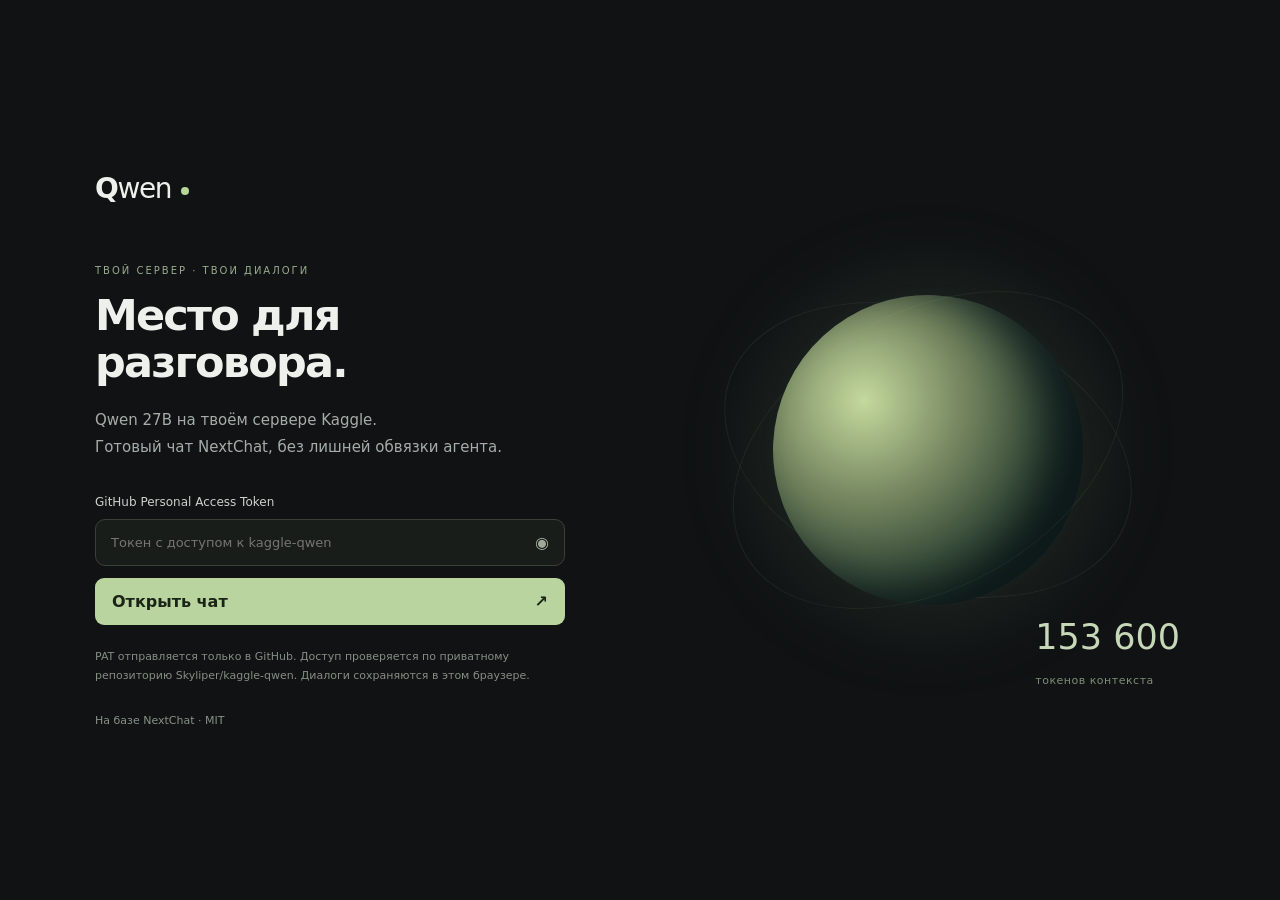
<file: index.html>
<!doctype html><html lang="ru"><head><meta charset="utf-8"><meta name="viewport" content="width=device-width,initial-scale=1"><meta name="referrer" content="no-referrer"><title>Qwen · Личный чат</title><link rel="stylesheet" href="app.css"><script src="login.js" defer></script></head><body>
<main id="login"><div class="login-card"><div class="logo">Q<span>wen</span><i></i></div><p class="eyebrow">ТВОЙ СЕРВЕР · ТВОИ ДИАЛОГИ</p><h1>Место для разговора.</h1><p class="intro">Qwen 27B на твоём сервере Kaggle.<br>Готовый чат NextChat, без лишней обвязки агента.</p><form id="auth"><label for="pat">GitHub Personal Access Token</label><div class="token-wrap"><input id="pat" type="password" autocomplete="off" spellcheck="false" placeholder="Токен с доступом к kaggle-qwen" required><button type="button" id="reveal" aria-label="Показать токен">◉</button></div><button class="primary" id="enter" type="submit">Открыть чат <span>↗</span></button><p id="login-error" role="alert"></p></form><p class="note">PAT отправляется только в GitHub. Доступ проверяется по приватному репозиторию Skyliper/kaggle-qwen. Диалоги сохраняются в этом браузере.</p><a class="source" href="https://github.com/ChatGPTNextWeb/NextChat" target="_blank" rel="noopener noreferrer">На базе NextChat · MIT</a></div><div class="login-art" aria-hidden="true"><div class="orb"></div><span>153 600<br><small>токенов контекста</small></span></div></main>
<div id="workspace" hidden><header><div class="brand">Qwen <span>27B</span></div><nav aria-label="Разделы"><button id="chat-tab" class="selected">Чат</button><button id="server-tab">Сервер</button></nav><div class="header-right"><label class="search-toggle" title="Поиск и чтение страниц, включая .onion через Tor. Поисковики могут ограничивать частоту запросов."><input id="web-enabled" type="checkbox" checked> Поиск + Tor</label><span id="server-state" role="status">Проверка…</span><button id="logout">Выйти</button></div></header><iframe id="client" title="Чат Qwen" allow="clipboard-read; clipboard-write"></iframe><div id="notice" role="status" hidden></div></div></body></html>
</file>
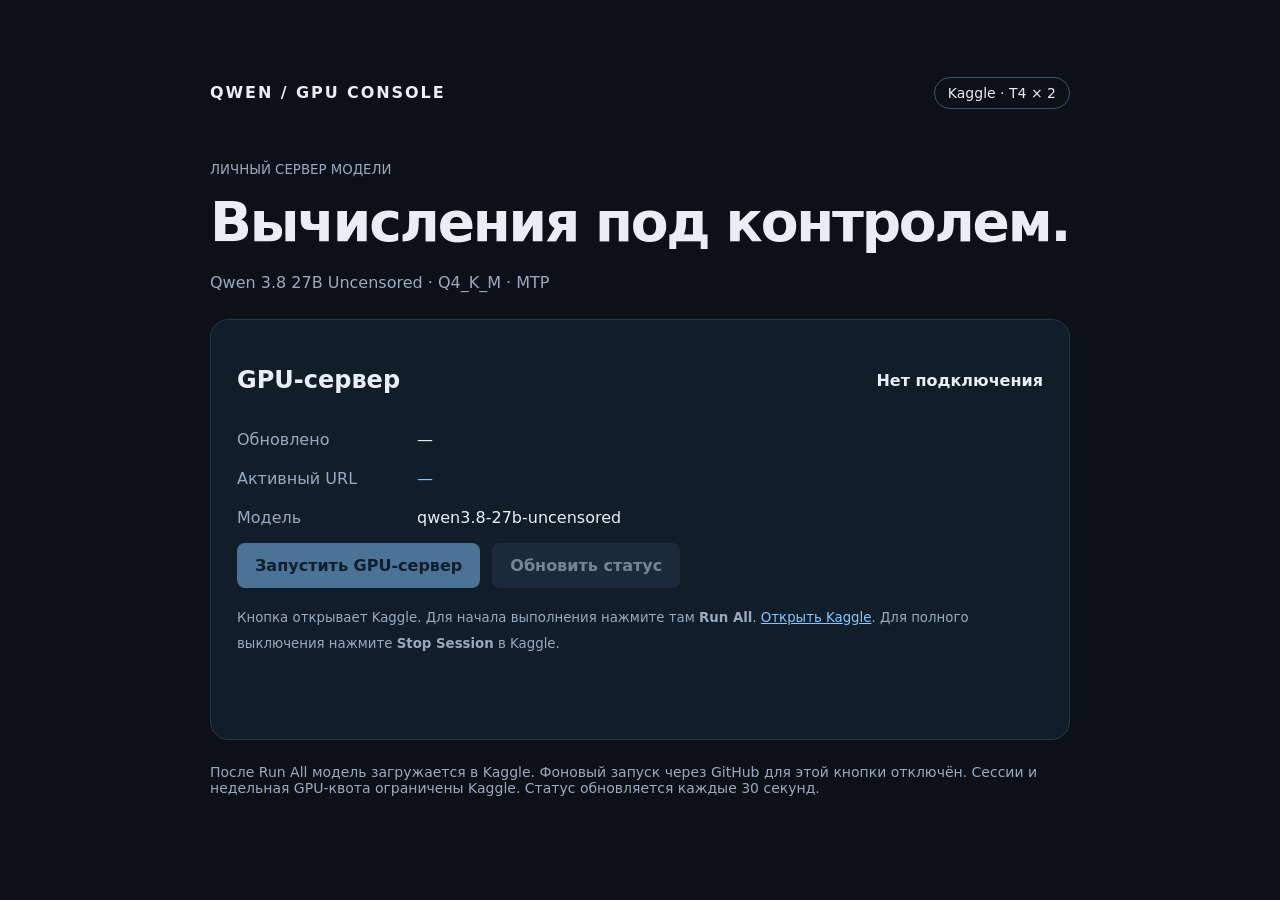
<file: server.html>
<!doctype html>
<html lang="ru"><meta charset="utf-8"><meta name="viewport" content="width=device-width,initial-scale=1"><meta name="referrer" content="no-referrer"><title>Qwen · GPU Console</title>
<style>:root{color-scheme:dark;font:16px system-ui;background:#0b1118;color:#e8eef6}*{box-sizing:border-box}body{margin:0;padding:6vw 20px}main{max-width:860px;margin:auto}header{display:flex;justify-content:space-between;align-items:center;margin-bottom:50px}.brand{font-weight:750;letter-spacing:.12em}.muted,small{color:#9aaabe}h1{font-size:clamp(32px,6vw,55px);letter-spacing:-.04em;margin:12px 0}p{line-height:1.6}section{background:#121d2a;border:1px solid #26364b;border-radius:18px;padding:26px;margin:24px 0}.row{display:flex;gap:12px;flex-wrap:wrap}label{display:block;margin-bottom:9px}input{background:#0b1118;border:1px solid #3c506b;color:#fff;border-radius:8px;padding:13px;font:inherit;flex:1;min-width:180px}button{font:inherit;font-weight:650;padding:13px 18px;border:0;border-radius:8px;background:#85c8ff;color:#092030;cursor:pointer}button.danger{background:#8d3544;color:#fff}button.secondary{background:#26364b;color:#dceaff}button:disabled{opacity:.5;cursor:wait}dl{display:grid;grid-template-columns:160px 1fr;gap:20px}dt{color:#9aaabe}dd{margin:0;overflow-wrap:anywhere}a{color:#85c8ff}.badge{border:1px solid #3b516c;border-radius:30px;padding:7px 13px;font-size:14px}#feedback{min-height:26px;color:#a8d4ff;white-space:pre-wrap}footer{font-size:14px;color:#9aaabe}input:focus-visible,button:focus-visible,a:focus-visible{outline:3px solid #85c8ff;outline-offset:3px}@media(max-width:530px){dl{grid-template-columns:1fr;gap:8px}dd{margin-bottom:16px}section{padding:20px}}</style>
<main><header><span class="brand">QWEN / GPU CONSOLE</span><span class="badge">Kaggle · T4 × 2</span></header><small>ЛИЧНЫЙ СЕРВЕР МОДЕЛИ</small><h1>Вычисления под контролем.</h1><p class="muted">Qwen 3.8 27B Uncensored · Q4_K_M · MTP</p>
<section><label for="pat">GitHub PAT</label><div class="row"><input id="pat" type="password" autocomplete="off" placeholder="Токен с доступом к приватному репозиторию"><button id="connect">Подключить</button><button class="secondary" id="forget">Забыть токен</button></div><p><small>Токен хранится только до закрытия вкладки. Запросы идут напрямую в api.github.com.</small></p></section>
<section aria-labelledby="statusTitle"><div class="row" style="justify-content:space-between;align-items:center"><h2 id="statusTitle">GPU-сервер</h2><strong id="state" role="status">Нет подключения</strong></div><dl><dt>Обновлено</dt><dd id="updated">—</dd><dt>Активный URL</dt><dd><a id="url" target="_blank" rel="noopener noreferrer">—</a></dd><dt>Модель</dt><dd>qwen3.8-27b-uncensored</dd></dl><div class="row"><button id="start" disabled>Запустить GPU-сервер</button><button class="secondary" id="refresh" disabled>Обновить статус</button></div><p><small>Кнопка открывает Kaggle. Для начала выполнения нажмите там <strong>Run All</strong>. <a href="https://www.kaggle.com/code/skyliper/kaggle-qwen-gpu-server/edit" target="_blank" rel="noopener noreferrer" id="kaggleLink">Открыть Kaggle</a>. Для полного выключения нажмите <strong>Stop Session</strong> в Kaggle.</small></p><p id="feedback" aria-live="polite"></p></section><footer>После Run All модель загружается в Kaggle. Фоновый запуск через GitHub для этой кнопки отключён. Сессии и недельная GPU-квота ограничены Kaggle. Статус обновляется каждые 30 секунд.</footer></main>
<script>
'use strict';
const $=id=>document.getElementById(id), storageKey='kaggle-qwen-github-pat';let owner='',busy=false,notebook='skyliper/kaggle-qwen-gpu-server';
$('pat').value=sessionStorage.getItem('qwen-gh-pat')||'';
async function api(path,options={}){const token=$('pat').value.trim();if(!token)throw Error('Введите GitHub PAT.');const r=await fetch('https://api.github.com'+path,{...options,cache:'no-store',headers:{Accept:'application/vnd.github+json',Authorization:'Bearer '+token,'X-GitHub-Api-Version':'2022-11-28',...options.headers}});if(!r.ok)throw Error('GitHub API '+r.status+(r.status===401?' — проверьте токен':r.status===404?' — проверьте доступ к репозиторию':''));return r.status===204?null:r.json()}
async function connect(){await api('/repos/Skyliper/kaggle-qwen');owner='Skyliper';sessionStorage.setItem('qwen-gh-pat',$('pat').value.trim());$('refresh').disabled=false;await refresh()}
async function refresh(){if(!owner)return;const file=await api('/repos/'+encodeURIComponent(owner)+'/kaggle-qwen/contents/status.json');const bytes=Uint8Array.from(atob(file.content.replace(/\s/g,'')),c=>c.charCodeAt(0));const s=JSON.parse(new TextDecoder().decode(bytes));if(/^[a-z0-9_-]+\/kaggle-qwen-gpu-server$/.test(s.kaggle_kernel||'')){notebook=s.kaggle_kernel;$('kaggleLink').href='https://www.kaggle.com/code/'+notebook+'/edit'}else{try{const f=await api('/repos/'+encodeURIComponent(owner)+'/kaggle-qwen/contents/deployment.json');const d=JSON.parse(new TextDecoder().decode(Uint8Array.from(atob(f.content.replace(/\s/g,'')),c=>c.charCodeAt(0))));if(/^[a-z0-9_-]+\/kaggle-qwen-gpu-server$/.test(d.kernel||'')){notebook=d.kernel;$('kaggleLink').href='https://www.kaggle.com/code/'+notebook+'/edit'}}catch(e){if(!e.message.startsWith('GitHub API 404'))throw e}}const stale=['online','starting','queued','reconnecting','stopping'].includes(s.status)&&(!s.updated_at||Date.now()-Date.parse(s.updated_at)>(s.status==='online'?300000:1800000));$('state').textContent=stale?'Нет свежего сигнала':({online:'Работает',offline:'Выключен',queued:'В очереди',starting:'Запускается',reconnecting:'Переподключается',stopping:'Выключается',caching:'Подготовка модели',error:'Ошибка'}[s.status]||s.status);$('updated').textContent=s.updated_at?new Date(s.updated_at).toLocaleString():'—';const link=$('url');link.textContent='—';link.removeAttribute('href');if(s.url&&s.status==='online'&&!stale){const url=new URL(s.url);if(url.protocol!=='https:')throw Error('Некорректный URL сервера');link.textContent=url.href;link.href=url.href} $('start').disabled=busy||(!stale&&['starting','reconnecting','online','stopping','caching'].includes(s.status));$('feedback').textContent=s.message||''}
async function guard(fn){try{await fn()}catch(e){$('feedback').textContent=e.message}}
$('connect').onclick=()=>guard(connect);$('refresh').onclick=()=>guard(refresh);$('forget').onclick=()=>{localStorage.removeItem(storageKey);$('pat').value='';owner='';$('state').textContent='Нет подключения';$('start').disabled=true;$('refresh').disabled=true;$('url').removeAttribute('href');$('url').textContent='—';$('feedback').textContent='Токен удалён из этого браузера.'};
$('start').onclick=()=>guard(async()=>{const target=window.open('about:blank','_blank');if(target)target.opener=null;busy=true;$('start').disabled=true;try{try{const f=await api('/repos/'+encodeURIComponent(owner)+'/kaggle-qwen/contents/deployment.json');const d=JSON.parse(new TextDecoder().decode(Uint8Array.from(atob(f.content.replace(/\s/g,'')),c=>c.charCodeAt(0))));if(!/^[a-z0-9_-]+\/kaggle-qwen-gpu-server$/.test(d.kernel||''))throw Error('Некорректный Kaggle-аккаунт');notebook=d.kernel}catch(e){if(!e.message.startsWith('GitHub API 404'))throw e}const notebookURL='https://www.kaggle.com/code/'+notebook+'/edit';$('kaggleLink').href=notebookURL;if(target)target.location.href=notebookURL;const path='/repos/'+encodeURIComponent(owner)+'/kaggle-qwen/contents/control.json';let saved=false;for(let attempt=0;attempt<4;attempt++){const old=await api(path);const value=JSON.stringify({action:'run',deployment:notebook.split('/')[0],updated_at:new Date().toISOString()})+'\n';try{await api(path,{method:'PUT',headers:{'Content-Type':'application/json'},body:JSON.stringify({message:'Prepare interactive Kaggle start',sha:old.sha,content:btoa(value)})});saved=true;break}catch(e){if(!e.message.startsWith('GitHub API 409'))throw e}}if(!saved)throw Error('Не удалось подготовить запуск. Повторите попытку.');$('feedback').textContent=target?'Запуск подготовлен. В открытом Kaggle нажмите Run All.':'Запуск подготовлен. Браузер заблокировал вкладку — откройте Kaggle по ссылке ниже и нажмите Run All.'}finally{busy=false;$('start').disabled=false}});


document.querySelector('main>section').hidden=true;
setInterval(()=>guard(refresh),30000);if($('pat').value)guard(connect);
</script></html>
</file>
<file: app.css>
*{box-sizing:border-box}html,body{margin:0;height:100%;font-family:Inter,system-ui,-apple-system,sans-serif;background:#101214;color:#eef0ec}button,input{font:inherit}button,a,input{-webkit-tap-highlight-color:transparent}button{cursor:pointer}button:disabled{opacity:.55;cursor:wait}[hidden]{display:none!important}#login{min-height:100%;display:grid;grid-template-columns:1fr 1fr;max-width:1200px;margin:auto;align-items:center;padding:70px 55px;gap:60px}.login-card{max-width:470px}.logo{font-size:28px;letter-spacing:-1.4px;font-weight:750;display:flex;align-items:center}.logo span{font-weight:400}.logo i{height:8px;width:8px;background:#b7d69a;border-radius:50%;margin:5px 0 0 10px}.eyebrow{color:#9aac8e;font-size:10px;letter-spacing:2px;margin:60px 0 16px}h1{font-size:43px;letter-spacing:-1.8px;line-height:1.1;font-weight:550;margin:0 0 20px}.intro{font-size:15px;line-height:1.8;color:#a6ada7}form{margin-top:34px}label{display:block;font-size:12px;color:#ccd1c9;margin-bottom:10px}.token-wrap{display:flex;border:1px solid #394137;border-radius:10px;background:#191d19;overflow:hidden}.token-wrap:focus-within{border-color:#b7d69a}input{min-width:0;flex:1;padding:15px;background:transparent;color:inherit;outline:0;border:0;font-size:13px}#reveal{background:transparent;border:0;color:#9ea99a;width:44px}.primary{width:100%;display:flex;justify-content:space-between;padding:14px 17px;background:#bad49f;color:#1a2416;border:0;border-radius:9px;font-weight:650;margin-top:12px}.note{font-size:11px;line-height:1.8;color:#858e83;margin-top:22px}.source{color:#899285;font-size:11px;text-decoration:none;display:inline-block;margin-top:17px}#login-error{font-size:12px;color:#efb4a7;line-height:1.5}.login-art{height:480px;position:relative;display:grid;place-items:center}.orb{width:310px;height:310px;border-radius:50%;background:radial-gradient(circle at 36% 28%,#c4d99d 0%,#73845e 34%,#354a38 59%,#16261d 74%);box-shadow:inset -25px -20px 45px #0b151acc,0 0 100px #81ad7330;transform:rotate(-20deg)}.login-art:before,.login-art:after{content:"";position:absolute;width:420px;height:420px;border:1px solid #9dc58719;border-radius:50%;transform:rotate(20deg) scaleY(.65)}.login-art:after{transform:rotate(-30deg) scaleY(.65)}.login-art>span{position:absolute;right:5px;bottom:0;color:#c7d8b8;font-size:35px;line-height:1;font-weight:300}.login-art small{color:#7f8e77;font-size:11px;letter-spacing:.5px}#workspace{height:100dvh;display:flex;flex-direction:column}header{height:54px;flex-shrink:0;display:flex;align-items:center;gap:28px;padding:0 22px;border-bottom:1px solid #2b302b;background:#141714}.brand{font-weight:700;font-size:17px}.brand span{font-size:10px;color:#b7cb9e;margin-left:5px}nav{display:flex;gap:4px}header button{border:0;background:transparent;color:#9ba693;padding:8px 13px;border-radius:6px;font-size:12px}header button:hover,header button.selected{background:#293225;color:#dfebd5}.header-right{margin-left:auto;display:flex;align-items:center;gap:12px}#server-state{font-size:11px;color:#a5b597}#server-state[data-state=offline]{color:#d7a594}iframe{flex:1;width:100%;border:0;background:#151515}#notice{position:fixed;bottom:20px;left:50%;transform:translateX(-50%);max-width:90%;padding:12px 20px;border:1px solid #655b38;background:#302c20;color:#eee1b6;border-radius:9px;font-size:12px}button:focus-visible,a:focus-visible{outline:2px solid #b7d69a;outline-offset:3px}@media(max-width:750px){#login{display:block;padding:36px 25px}.login-card{margin:8vh auto 0}.login-art{display:none}.eyebrow{margin-top:45px}h1{font-size:35px}header{padding:0 10px;gap:12px}.header-right{gap:0}#server-state{max-width:95px;white-space:nowrap;overflow:hidden;text-overflow:ellipsis}header button{padding:8px}.brand span{display:none}}@media(prefers-reduced-motion:no-preference){.orb{animation:float 10s ease-in-out infinite}@keyframes float{50%{transform:translateY(-12px) rotate(-10deg)}}}
.search-toggle{display:flex;align-items:center;gap:6px;margin:0;color:#bfd2ab;font-size:12px;white-space:nowrap}.search-toggle input{flex:none;accent-color:#a9c58e;width:15px;height:15px;padding:0}@media(max-width:600px){#server-state{display:none}.header-right{gap:3px}.search-toggle{font-size:10px}.brand{font-size:14px}header{gap:5px}}

#workspace>header{display:none}#workspace>iframe{height:100dvh;min-height:0;flex:1}#workspace{background:#212121}
</file>
